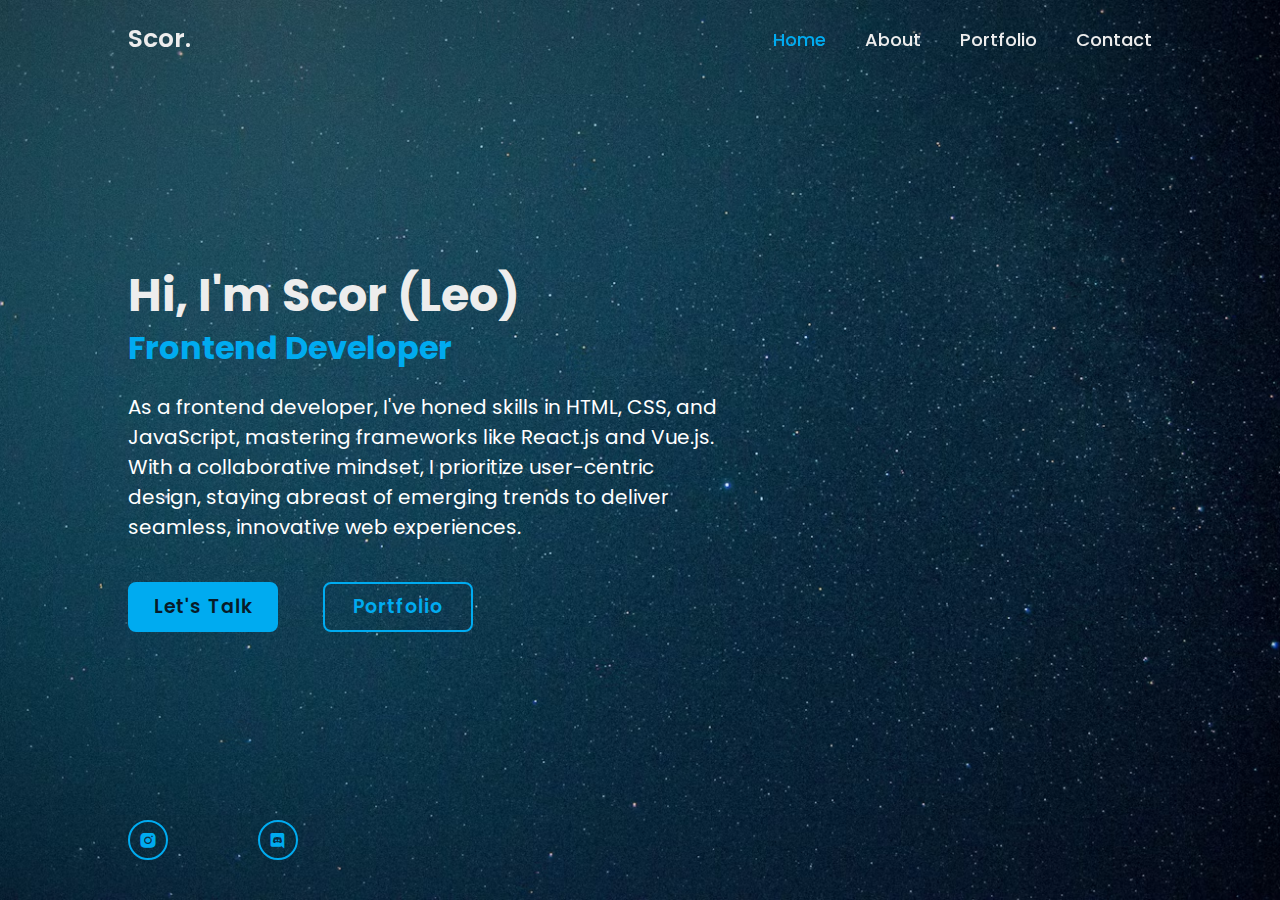
<file: index.html>
<!DOCTYPE html>
<html lang="en">
<head>
  <meta charset="UTF-8">
  <meta name="viewport" content="width=device-width, initial-scale=1.0">
  <title>Scor</title>
  <link rel="stylesheet" href="styles.css">
  <link href='https://unpkg.com/boxicons@2.1.4/css/boxicons.min.css' rel='stylesheet'>
</head>
<body>
  
  <header class="header">
    <a href="index.html" class="logo">Scor.</a>

    <nav class="navbar">
      <a href="index.html" class="active">Home</a>
      <a href="about.html" class="">About</a>
      <a href="portfolio.html" class="">Portfolio</a>
      <a href="contact.html" class="">Contact</a>
    </nav>
  </header>
  <section class="home">
    <div class="home-content">
      <h1>Hi, I'm Scor (Leo) </h1>
      <h3>Frontend Developer</h3>
      <p>As a frontend developer, I've honed skills in HTML, CSS, and JavaScript, mastering frameworks like React.js and Vue.js. With a collaborative mindset, I prioritize user-centric design, staying abreast of emerging trends to deliver seamless, innovative web experiences.</p>
      <div class="btn-box">
        <a href="contact.html">Let's Talk</a>
        <a href="portfolio.html">Portfolio</a>
      </div>
    </div>

    <div class="home-sci">
      <a href="https://www.instagram.com/scorisdead?igsh=MWlwN2FvMG1nY3o2Mw==" target="_blank"><i class='bx bxl-instagram-alt'></i></a>
      <a href=""><i class='bx bxl-discord'></i></a>
    </div>

  </section>
</body>
</html>
</file>
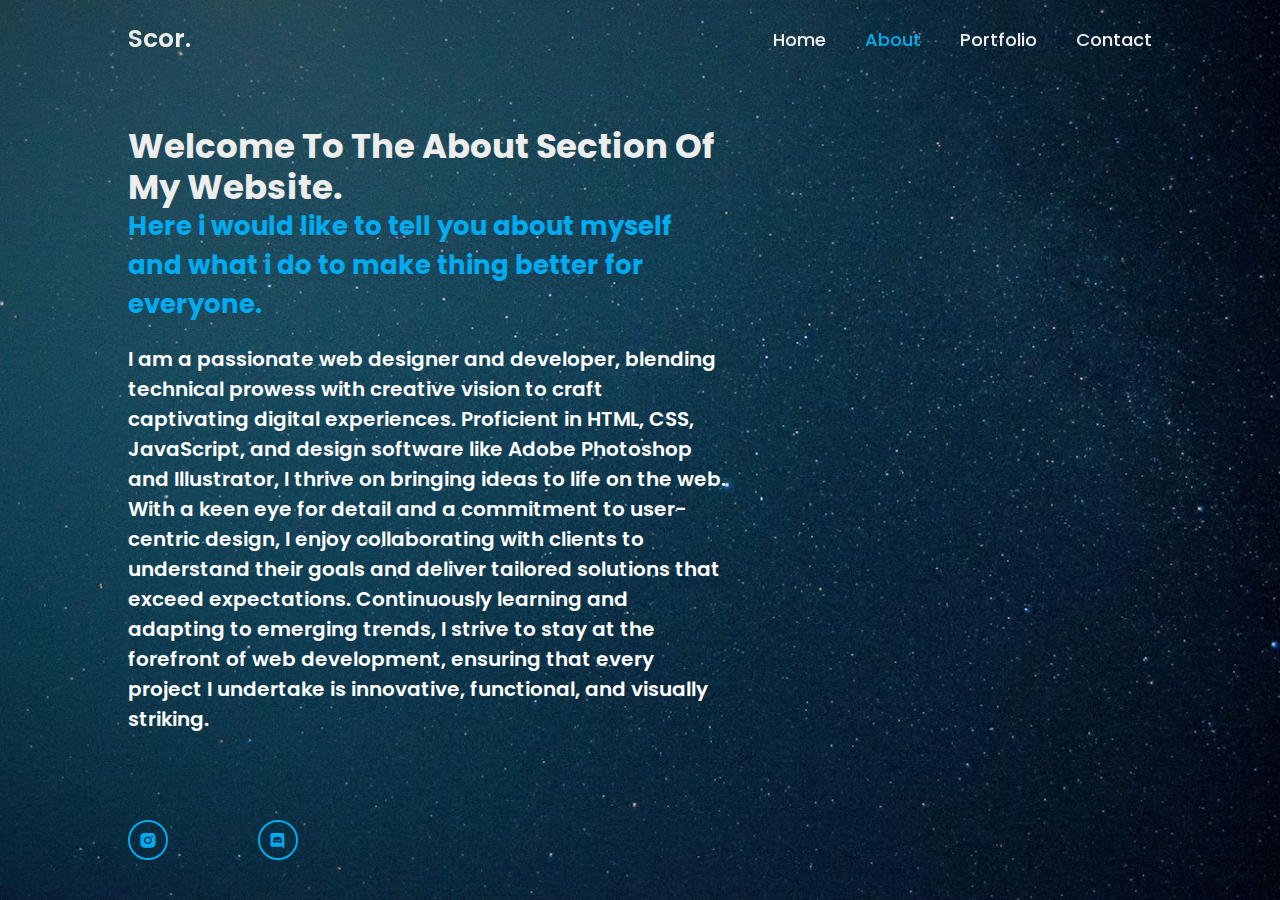
<file: about.html>
<!DOCTYPE html>
<html lang="en">
<head>
  <meta charset="UTF-8">
  <meta name="viewport" content="width=device-width, initial-scale=1.0">
  <title>Scor</title>
  <link rel="stylesheet" href="about.css">
  <link href='https://unpkg.com/boxicons@2.1.4/css/boxicons.min.css' rel='stylesheet'>
</head>
<body>
  
  <header class="header">
    <a href="index.html" class="logo">Scor.</a>

    <nav class="navbar">
      <a href="index.html" class="">Home</a>
      <a href="about.html" class="active">About</a>
      <a href="portfolio.html" class="">Portfolio</a>
      <a href="contact.html" class="">Contact</a>
    </nav>
  </header>
  <section class="home">
    <div class="home-content">
     <h1>Welcome To The About Section Of My Website.</h1>
     <h3>Here i would like to tell you about myself and what i do to make thing better for everyone.</h3>
     <p>I am a passionate web designer and developer, blending technical prowess with creative vision to craft captivating digital experiences. Proficient in HTML, CSS, JavaScript, and design software like Adobe Photoshop and Illustrator, I thrive on bringing ideas to life on the web. With a keen eye for detail and a commitment to user-centric design, I enjoy collaborating with clients to understand their goals and deliver tailored solutions that exceed expectations. Continuously learning and adapting to emerging trends, I strive to stay at the forefront of web development, ensuring that every project I undertake is innovative, functional, and visually striking.





     </p>
      
    </div>

    <div class="home-sci">
      <a href="https://www.instagram.com/scorisdead?igsh=MWlwN2FvMG1nY3o2Mw==" target="_blank"><i class='bx bxl-instagram-alt'></i></a>
      <a href=""><i class='bx bxl-discord'></i></a>
    </div>

  </section>
</body>
</html>
</file>
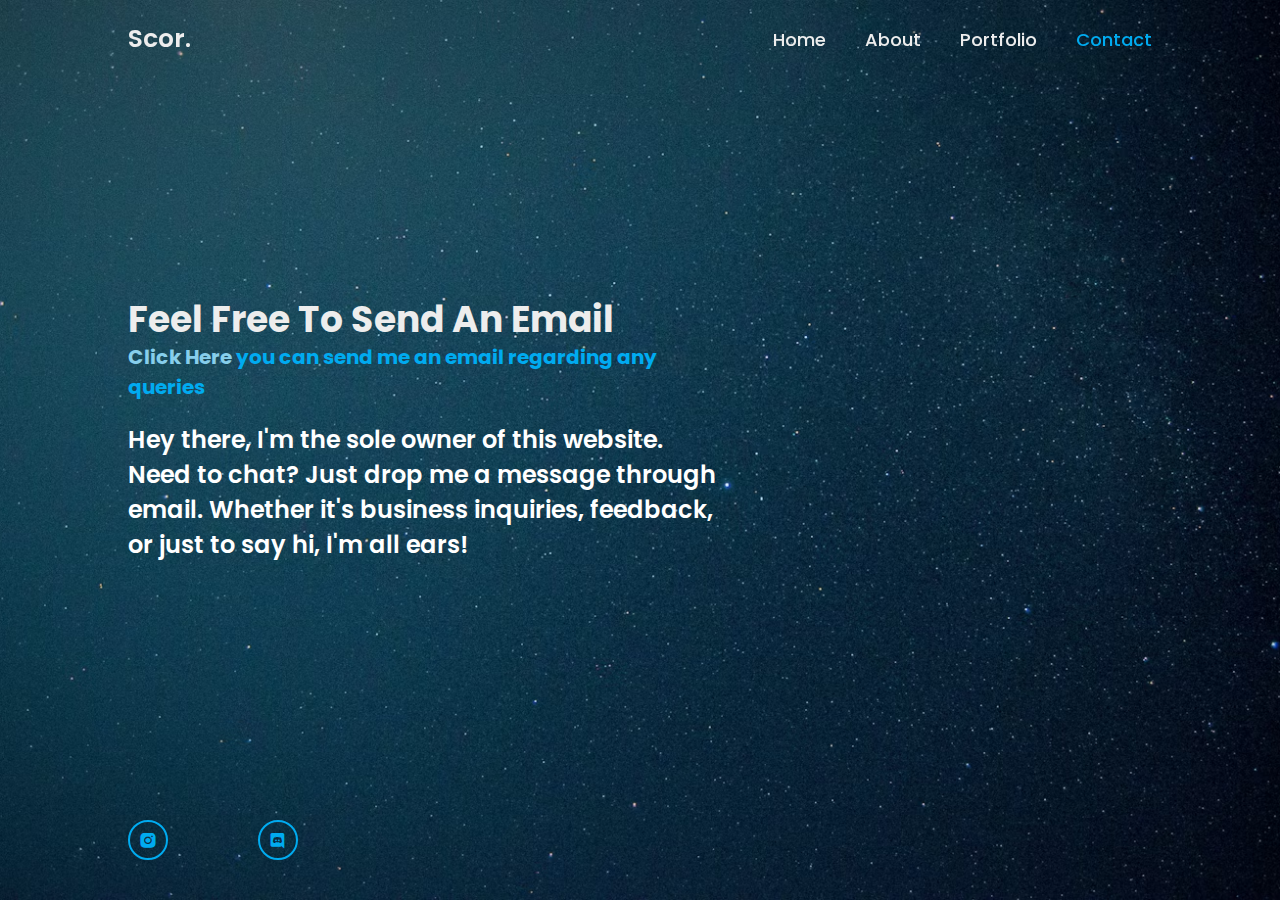
<file: contact.html>
<!DOCTYPE html>
<html lang="en">
<head>
  <meta charset="UTF-8">
  <meta name="viewport" content="width=device-width, initial-scale=1.0">
  <title>Scor</title>
  <link rel="stylesheet" href="contact.css">
  <link href='https://unpkg.com/boxicons@2.1.4/css/boxicons.min.css' rel='stylesheet'>
</head>
<body>
  
  <header class="header">
    <a href="index.html" class="logo">Scor.</a>

    <nav class="navbar">
      <a href="index.html" class="">Home</a>
      <a href="about.html" class="">About</a>
      <a href="portfolio.html" class="">Portfolio</a>
      <a href="contact.html" class="active">Contact</a>
    </nav>
  </header>
  <section class="home">
    <div class="home-content">
      <h1>Feel Free To Send An Email</h1>
      <h3><a href="mailto:amberrastogi59@gmail.com" target=""> Click Here</a> you can send me an email regarding any queries </h3>
      <p>Hey there, I'm the sole owner of this website. Need to chat? Just drop me a message through email. Whether it's business inquiries, feedback, or just to say hi, I'm all ears!</p>
    </div>


    <div class="home-sci">
      <a href="https://www.instagram.com/scorisdead?igsh=MWlwN2FvMG1nY3o2Mw==" target="_blank"><i class='bx bxl-instagram-alt'></i></a>
      <a href=""><i class='bx bxl-discord'></i></a>
    </div>

  </section>
</body>
</html>
</file>
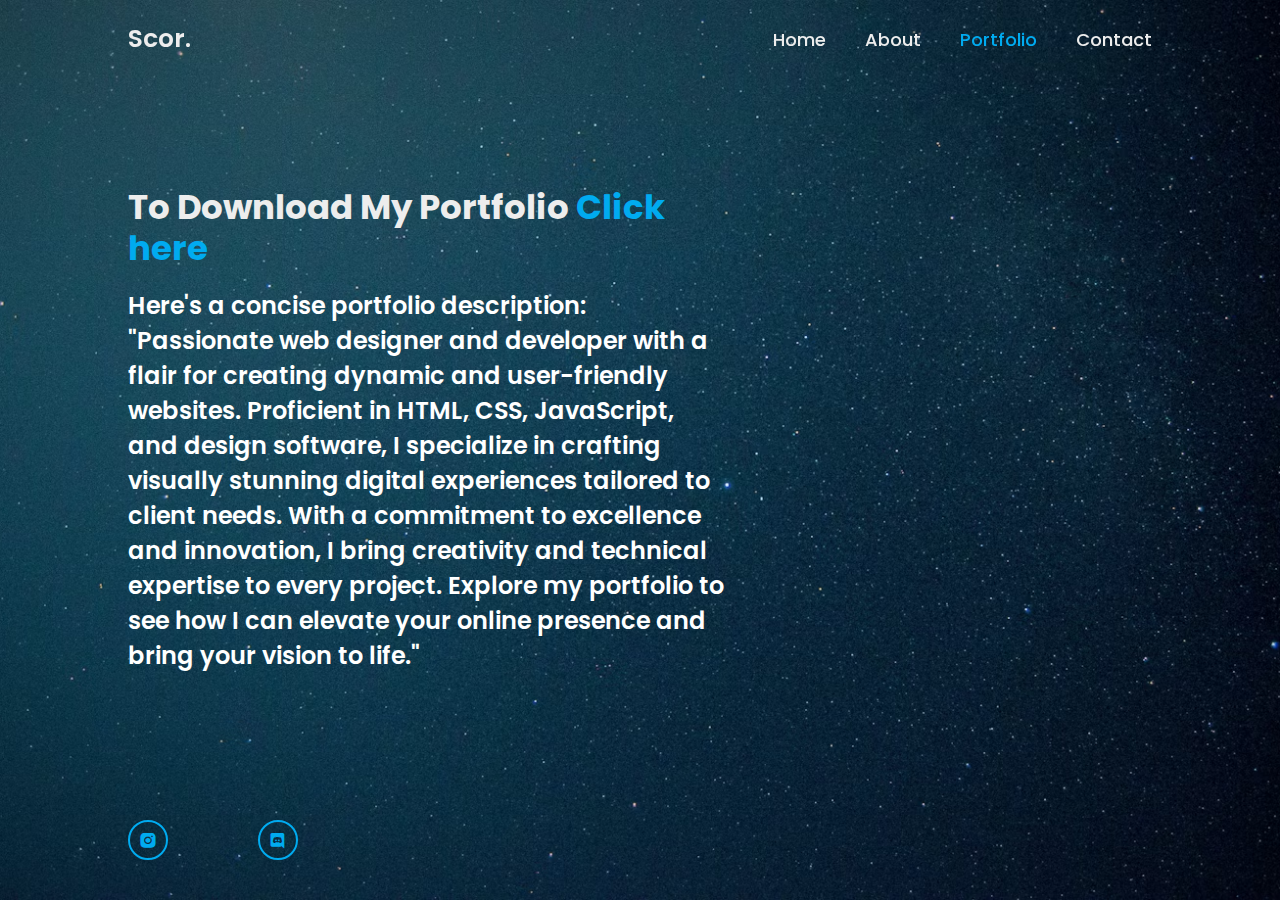
<file: portfolio.html>
<!DOCTYPE html>
<html lang="en">
<head>
  <meta charset="UTF-8">
  <meta name="viewport" content="width=device-width, initial-scale=1.0">
  <title>Scor</title>
  <link rel="stylesheet" href="portfolio.css">
  <link href='https://unpkg.com/boxicons@2.1.4/css/boxicons.min.css' rel='stylesheet'>
</head>
<body>
  
  <header class="header">
    <a href="index.html" class="logo">Scor.</a>

    <nav class="navbar">
      <a href="index.html" class="">Home</a>
      <a href="about.html" class="">About</a>
      <a href="portfolio.html" class="active">Portfolio</a>
      <a href="contact.html" class="">Contact</a>
    </nav>
  </header>
  <section class="home">
    <div class="home-content">
    <h1>
    To Download My Portfolio <a href="">Click here</a> 
    </h1>   
    <p>Here's a concise portfolio description:
        "Passionate web designer and developer with a flair for creating dynamic and user-friendly websites. Proficient in HTML, CSS, JavaScript, and design software, I specialize in crafting visually stunning digital experiences tailored to client needs. With a commitment to excellence and innovation, I bring creativity and technical expertise to every project. Explore my portfolio to see how I can elevate your online presence and bring your vision to life."</p>
    </div>

    <div class="home-sci">
      <a href="https://www.instagram.com/scorisdead?igsh=MWlwN2FvMG1nY3o2Mw==" target="_blank"><i class='bx bxl-instagram-alt'></i></a>
      <a href=""><i class='bx bxl-discord'></i></a>
    </div>

  </section>
</body>
</html>
</file>
<file: styles.css>
@import url('https://fonts.googleapis.com/css2?family=poppins:wght@300;400;500;600;700;800;900&display=swap');

*{
  
  margin: 0;
  padding: 0;
  box-sizing: border-box;
  font-family: 'poppins', sans-serif;
}
body{
  scroll-behavior: auto;
color: #ededed;
} 
.header{
  position: fixed;
  top: 0;
  left: 0; 
  width: 100%;
  padding: 20px 10%;
  background: transparent;
  display: flex;
  justify-content: space-between;
  align-items: center;
  z-index: 100;
}
.logo::before {
  content: '';
  position: absolute;
  top: 0;
  right: 0;
  width: 100%;
  height: 100%;
  
}
.logo{ 
  position: relative;
  font-size: 25px;
  color: #ededed;
  text-decoration: none;
  font-weight: 600;
  
}
.navbar a{
   font-size: 18px;
   color: #ededed;
   text-decoration: none;
   font-weight: 500;
   margin-left: 35px;
   transition: .3s;
}
.navbar a:hover,
 .navbar a.active{
  color: #00abf0;
}
.home{
 background: url(photo-1439923274069-a6f070db0c99.avif) no-repeat;
 background-size: cover;
 background-position: center; 
  height: 100vh;
  display: flex;   
  align-items: center;
  padding: 0 10%;
}
.home-content{
  background-color: transparent;
  max-width: 600px;

}
.home-content h1{
  line-height: 1.2;
  font-size: 46px;
  font-weight: 700;
}
.home-content h3{
  font-size: 32px;
  font-weight: 700;
  color: #00abf0;
}
.home-content p{
  margin: 20px 0 40px;
  font-size: 20px;
  color: #ffffff;
}
.home-content .btn-box{
  display: flex;
  justify-content: space-between;
width: 345px;
height: 50px;
}
.btn-box a {
  position: relative;
  display: inline-flex;
  justify-content: center;
  align-items: center;
  width: 150px;
  height: 100%;
  background: #00abf0;
  border: 2px solid #00abf0;
  border-radius: 8px;
  font-size: 19px;
  color: #081b29;
  text-decoration: none;
  font-weight: 550;
  letter-spacing: 1px;
  z-index: 1;
  overflow: hidden;
  transition:.5s;
}
.btn-box a:hover{
  color: #00abf0;
}
.btn-box a:nth-child(2) {
  background: transparent;
  color: #00abf0;
}
.btn-box a:nth-child(2):hover {
  color: #081b29;
}

.btn-box a:nth-child(2)::before { 
  background:#00abf0;
}


.btn-box a::before{
  content: '' ;
  position: absolute;
  top: 0;
  left: 0;
  width: 0;
  height: 100%;
  background: #081b29;
  z-index:-1;
  transition:.5s;
}
.btn-box a:hover::before
{
  width: 100%;
}
.home-sci {
  position: absolute;
  bottom: 40px;
  width: 170px;
  display: flex;
  justify-content: space-between;
  

}
.home-sci a {
  position: relative;
  display: inline-flex;
  justify-content: center;
  align-items: center;
  width: 40px;
  height: 40px;
  background:transparent;
  border: 2px solid #00abf0;
  border-radius: 50%;
  font-size: 20px;
  color: #00abf0;
  text-decoration: none;
  z-index: 1;
  overflow: hidden;
  transition: .5s;

}
.home-sci a:hover {
  color: #081b29;
}

.home-sci a::before {
  content: '';
  position: absolute;
  top: 0;
  left: 0;
  width: 0;
  height: 100%;
  background:#00abf0;
  z-index: -1;
  transition: .5s;
}
.home-sci a:hover::before {
  width: 100%;
}
</file>
<file: about.css>
@import url('https://fonts.googleapis.com/css2?family=poppins:wght@300;400;500;600;700;800;900&display=swap');

*{
  
  margin: 0;
  padding: 0;
  box-sizing: border-box;
  font-family: 'poppins', sans-serif;
}
body{
  scroll-behavior: auto;
color: #ededed;
} 
.header{
  position: fixed;
  top: 0;
  left: 0; 
  width: 100%;
  padding: 20px 10%;
  background: transparent;
  display: flex;
  justify-content: space-between;
  align-items: center;
  z-index: 100;
}
.logo::before {
  content: '';
  position: absolute;
  top: 0;
  right: 0;
  width: 100%;
  height: 100%;
  
}
.logo{ 
  position: relative;
  font-size: 25px;
  color: #ededed;
  text-decoration: none;
  font-weight: 600;
  
}
.navbar a{
   font-size: 18px;
   color: #ededed;
   text-decoration: none;
   font-weight: 500;
   margin-left: 35px;
   transition: .3s;
}
.navbar a:hover,
 .navbar a.active{
  color: #00abf0;
}
.home{
 background: url(photo-1439923274069-a6f070db0c99.avif) no-repeat;
 background-size: cover;
 background-position: center; 
  height: 100vh;
  display: flex;   
  align-items: center;
  padding: 0 10%;
}
.home-content{
  background-color: transparent;
  max-width: 600px;

}
.home-content h1{
  line-height: 1.2;
  font-size: 34px;
  font-weight: 700;
}
.home-content h3{
  font-size: 26px;
  font-weight: 700;
  color: #00abf0;
}
.home-content p{
  margin: 20px 0 40px;
  font-size: 20px;
  font-weight: 600;
  color: #ffffff;
}
.home-content .btn-box{
  display: flex;
  justify-content: space-between;
width: 345px;
height: 50px;
}
.btn-box a {
  position: relative;
  display: inline-flex;
  justify-content: center;
  align-items: center;
  width: 150px;
  height: 100%;
  background: #00abf0;
  border: 2px solid #00abf0;
  border-radius: 8px;
  font-size: 19px;
  color: #081b29;
  text-decoration: none;
  font-weight: 550;
  letter-spacing: 1px;
  z-index: 1;
  overflow: hidden;
  transition:.5s;
}
.btn-box a:hover{
  color: #00abf0;
}
.btn-box a:nth-child(2) {
  background: transparent;
  color: #00abf0;
}
.btn-box a:nth-child(2):hover {
  color: #081b29;
}

.btn-box a:nth-child(2)::before { 
  background:#00abf0;
}


.btn-box a::before{
  content: '' ;
  position: absolute;
  top: 0;
  left: 0;
  width: 0;
  height: 100%;
  background: #081b29;
  z-index:-1;
  transition:.5s;
}
.btn-box a:hover::before
{
  width: 100%;
}
.home-sci {
  position: absolute;
  bottom: 40px;
  width: 170px;
  display: flex;
  justify-content: space-between;
  

}
.home-sci a {
  position: relative;
  display: inline-flex;
  justify-content: center;
  align-items: center;
  width: 40px;
  height: 40px;
  background:transparent;
  border: 2px solid #00abf0;
  border-radius: 50%;
  font-size: 20px;
  color: #00abf0;
  text-decoration: none;
  z-index: 1;
  overflow: hidden;
  transition: .5s;

}
.home-sci a:hover {
  color: #081b29;
}

.home-sci a::before {
  content: '';
  position: absolute;
  top: 0;
  left: 0;
  width: 0;
  height: 100%;
  background:#00abf0;
  z-index: -1;
  transition: .5s;
}
.home-sci a:hover::before {
  width: 100%;
}
</file>
<file: contact.css>
@import url('https://fonts.googleapis.com/css2?family=poppins:wght@300;400;500;600;700;800;900&display=swap');

*{
  
  margin: 0;
  padding: 0;
  box-sizing: border-box;
  font-family: 'poppins', sans-serif;
}
body{
  scroll-behavior: auto;
color: #ededed;
} 
.header{
  position: fixed;
  top: 0;
  left: 0; 
  width: 100%;
  padding: 20px 10%;
  background: transparent;
  display: flex;
  justify-content: space-between;
  align-items: center;
  z-index: 100;
}
.logo::before {
  content: '';
  position: absolute;
  top: 0;
  right: 0;
  width: 100%;
  height: 100%;
  
}
.logo{ 
  position: relative;
  font-size: 25px;
  color: #ededed;
  text-decoration: none;
  font-weight: 600;
  
}
.navbar a{
   font-size: 18px;
   color: #ededed;
   text-decoration: none;
   font-weight: 500;
   margin-left: 35px;
   transition: .3s;
}
.navbar a:hover,
 .navbar a.active{
  color: #00abf0;
}
.home{
 background: url(photo-1439923274069-a6f070db0c99.avif) no-repeat;
 background-size: cover;
 background-position: center; 
  height: 100vh;
  display: flex;   
  align-items: center;
  padding: 0 10%;
}
.home-content{
  background-color: transparent;
  max-width: 600px;

}
.home-content h1{
  line-height: 1.2;
  font-size: 36px;
  font-weight: 700;
}
.home-content h3{ 
  font-size: 20px;
  font-weight: 700;
  color: #00abf0;
}
.home-content p{

  margin: 20px 0 40px;
  font-size: 24px;
  font-weight: 600;
  color: #ffffff;
}
.home-content .btn-box{
  display: flex;
  justify-content: space-between;
  width: 345px;
height: 50px;
}
.btn-box a {
  position: relative;
  display: inline-flex;
  justify-content: center;
  align-items: center;
  width: 150px;
  height: 100%;
  background: #00abf0;
  border: 2px solid #00abf0;
  border-radius: 8px;
  font-size: 19px;
  color: #081b29;
  text-decoration: none;
  font-weight: 550;
  letter-spacing: 1px;
  z-index: 1;
  overflow: hidden;
  transition:.5s;
}
.btn-box a:hover{
  color: #00abf0;
}
.btn-box a:nth-child(2) {
  background: transparent;
  color: #00abf0;
}
.btn-box a:nth-child(2):hover {
  color: #081b29;
}

.btn-box a:nth-child(2)::before { 
  background:#00abf0;
}


.btn-box a::before{
  content: '' ;
  position: absolute;
  top: 0;
  left: 0;
  width: 0;
  height: 100%;
  background: #081b29;
  z-index:-1;
  transition:.5s;
}
.btn-box a:hover::before
{
  width: 100%;
}
.home-sci {
  position: absolute;
  bottom: 40px;
  width: 170px;
  display: flex;
  justify-content: space-between;
  

}
.home-sci a {
  position: relative;
  display: inline-flex;
  justify-content: center;
  align-items: center;
  width: 40px;
  height: 40px;
  background:transparent;
  border: 2px solid #00abf0;
  border-radius: 50%;
  font-size: 20px;
  color: #00abf0;
  text-decoration: none;
  z-index: 1;
  overflow: hidden;
  transition: .5s;

}
.home-sci a:hover {
  color: #081b29;
}

.home-sci a::before {
  content: '';
  position: absolute;
  top: 0;
  left: 0;
  width: 0;
  height: 100%;
  background:#00abf0;
  z-index: -1;
  transition: .5s;
}
.home-sci a:hover::before {
  width: 100%;
}
h3 a {
  text-decoration: none;
  color: skyblue;
}
</file>
<file: portfolio.css>
@import url('https://fonts.googleapis.com/css2?family=poppins:wght@300;400;500;600;700;800;900&display=swap');

*{
  
  margin: 0;
  padding: 0;
  box-sizing: border-box;
  font-family: 'poppins', sans-serif;
}
body{
  scroll-behavior: auto;
color: #ededed;
} 
.header{
  position: fixed;
  top: 0;
  left: 0; 
  width: 100%;
  padding: 20px 10%;
  background: transparent;
  display: flex;
  justify-content: space-between;
  align-items: center;
  z-index: 100;
}
.logo::before {
  content: '';
  position: absolute;
  top: 0;
  right: 0;
  width: 100%;
  height: 100%;
  
}
.logo{ 
  position: relative;
  font-size: 25px;
  color: #ededed;
  text-decoration: none;
  font-weight: 600;
  
}
.navbar a{
   font-size: 18px;
   color: #ededed;
   text-decoration: none;
   font-weight: 500;
   margin-left: 35px;
   transition: .3s;
}
.navbar a:hover,
 .navbar a.active{
  color: #00abf0;
}
.home{
 background: url(photo-1439923274069-a6f070db0c99.avif) no-repeat;
 background-size: cover;
 background-position: center; 
  height: 100vh;
  display: flex;   
  align-items: center;
  padding: 0 10%;
}
.home-content{
  background-color: transparent;
  max-width: 600px;

}
.home-content h1{
  line-height: 1.2;
  font-size: 34px;
  font-weight: 700;
}
.home-content h3{
  font-size: 32px;
  font-weight: 700;
  color: #00abf0;
}
.home-content p{
  margin: 20px 0 40px;
  font-size: 24px;
  font-weight: 600;
  color: #ffffff;
}
.home-content .btn-box{
  display: flex;
  justify-content: space-between;
width: 345px;
height: 50px;
}
.btn-box a {
  position: relative;
  display: inline-flex;
  justify-content: center;
  align-items: center;
  width: 150px;
  height: 100%;
  background: #00abf0;
  border: 2px solid #00abf0;
  border-radius: 8px;
  font-size: 19px;
  color: #081b29;
  text-decoration: none;
  font-weight: 550;
  letter-spacing: 1px;
  z-index: 1;
  overflow: hidden;
  transition:.5s;
}
.btn-box a:hover{
  color: #00abf0;
}
.btn-box a:nth-child(2) {
  background: transparent;
  color: #00abf0;
}
.btn-box a:nth-child(2):hover {
  color: #081b29;
}

.btn-box a:nth-child(2)::before { 
  background:#00abf0;
}


.btn-box a::before{
  content: '' ;
  position: absolute;
  top: 0;
  left: 0;
  width: 0;
  height: 100%;
  background: #081b29;
  z-index:-1;
  transition:.5s;
}
.btn-box a:hover::before
{
  width: 100%;
}
.home-sci {
  position: absolute;
  bottom: 40px;
  width: 170px;
  display: flex;
  justify-content: space-between;
  

}
.home-sci a {
  position: relative;
  display: inline-flex;
  justify-content: center;
  align-items: center;
  width: 40px;
  height: 40px;
  background:transparent;
  border: 2px solid #00abf0;
  border-radius: 50%;
  font-size: 20px;
  color: #00abf0;
  text-decoration: none;
  z-index: 1;
  overflow: hidden;
  transition: .5s;

}
.home-sci a:hover {
  color: #081b29;
}

.home-sci a::before {
  content: '';
  position: absolute;
  top: 0;
  left: 0;
  width: 0;
  height: 100%;
  background:#00abf0;
  z-index: -1;
  transition: .5s;
}
.home-sci a:hover::before {
  width: 100%;
}
h1 a {
  text-decoration: none;
  color: #00abf0;
}
</file>
